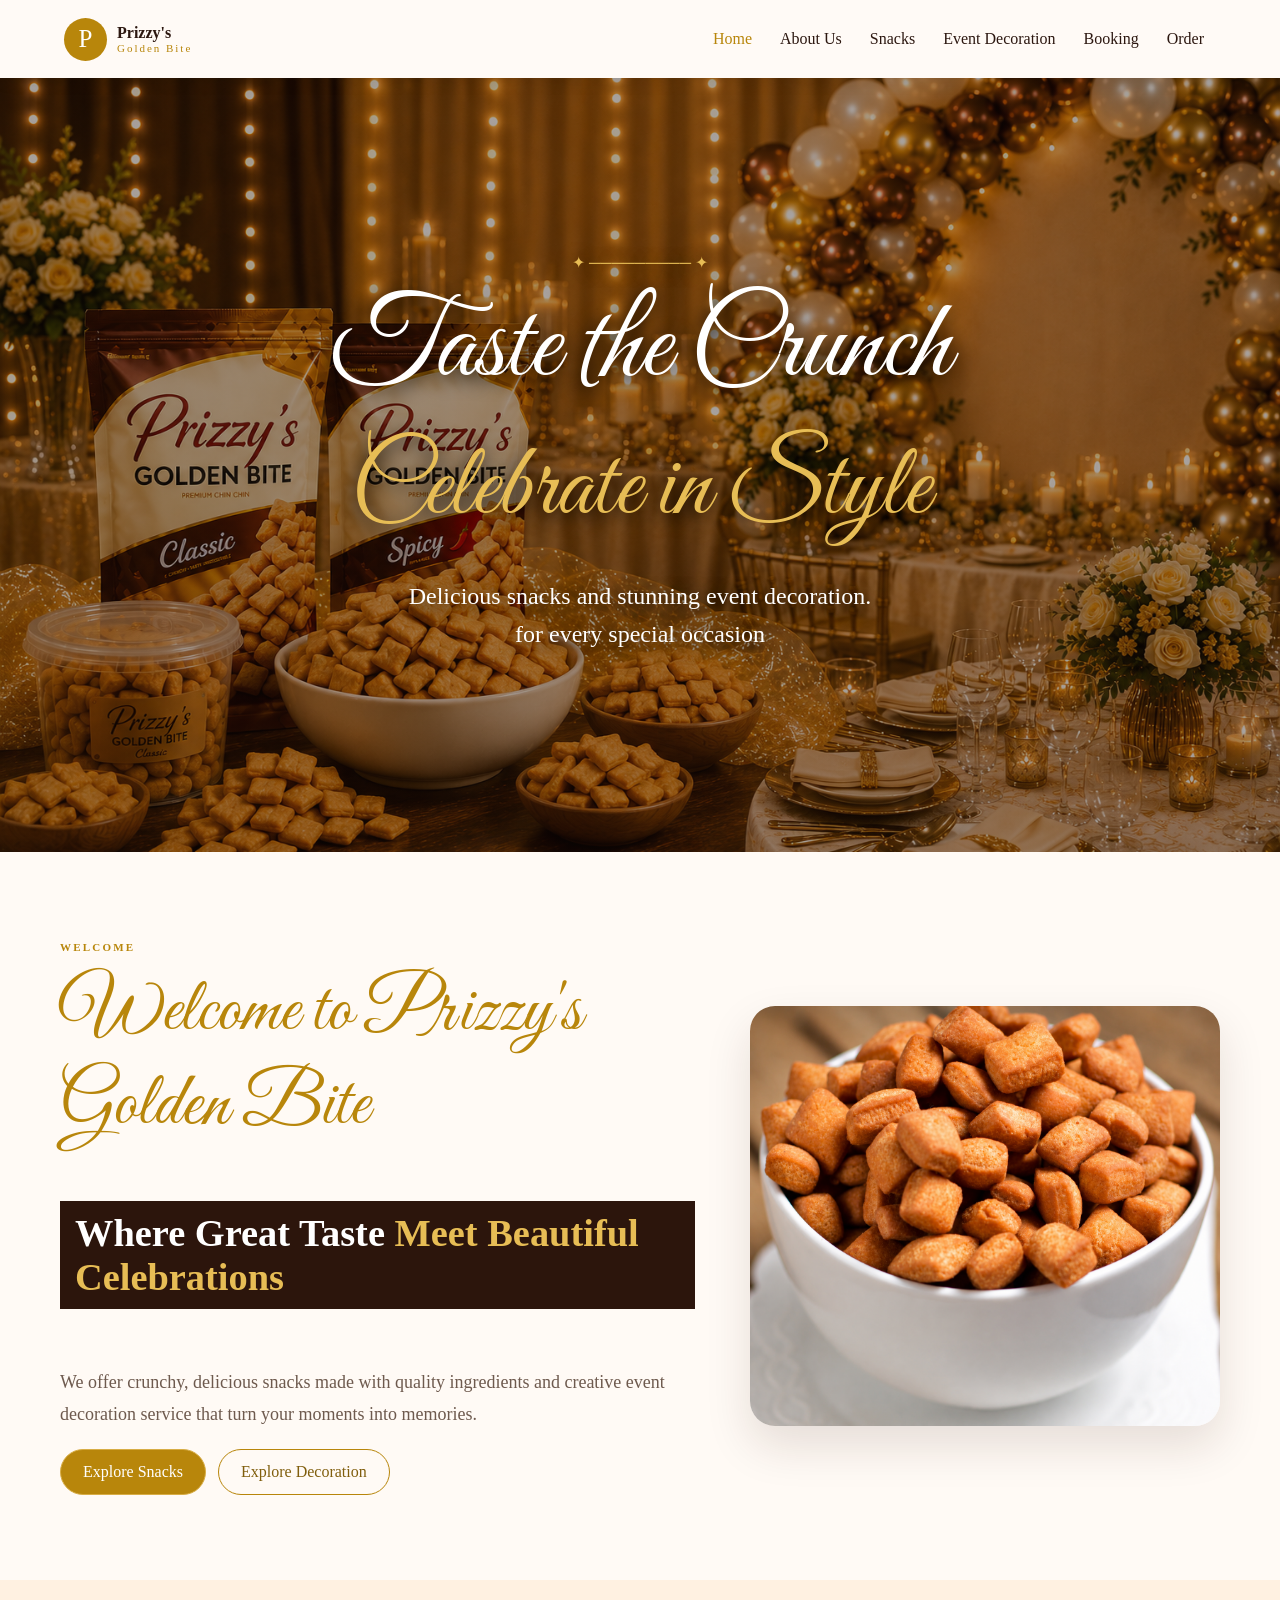
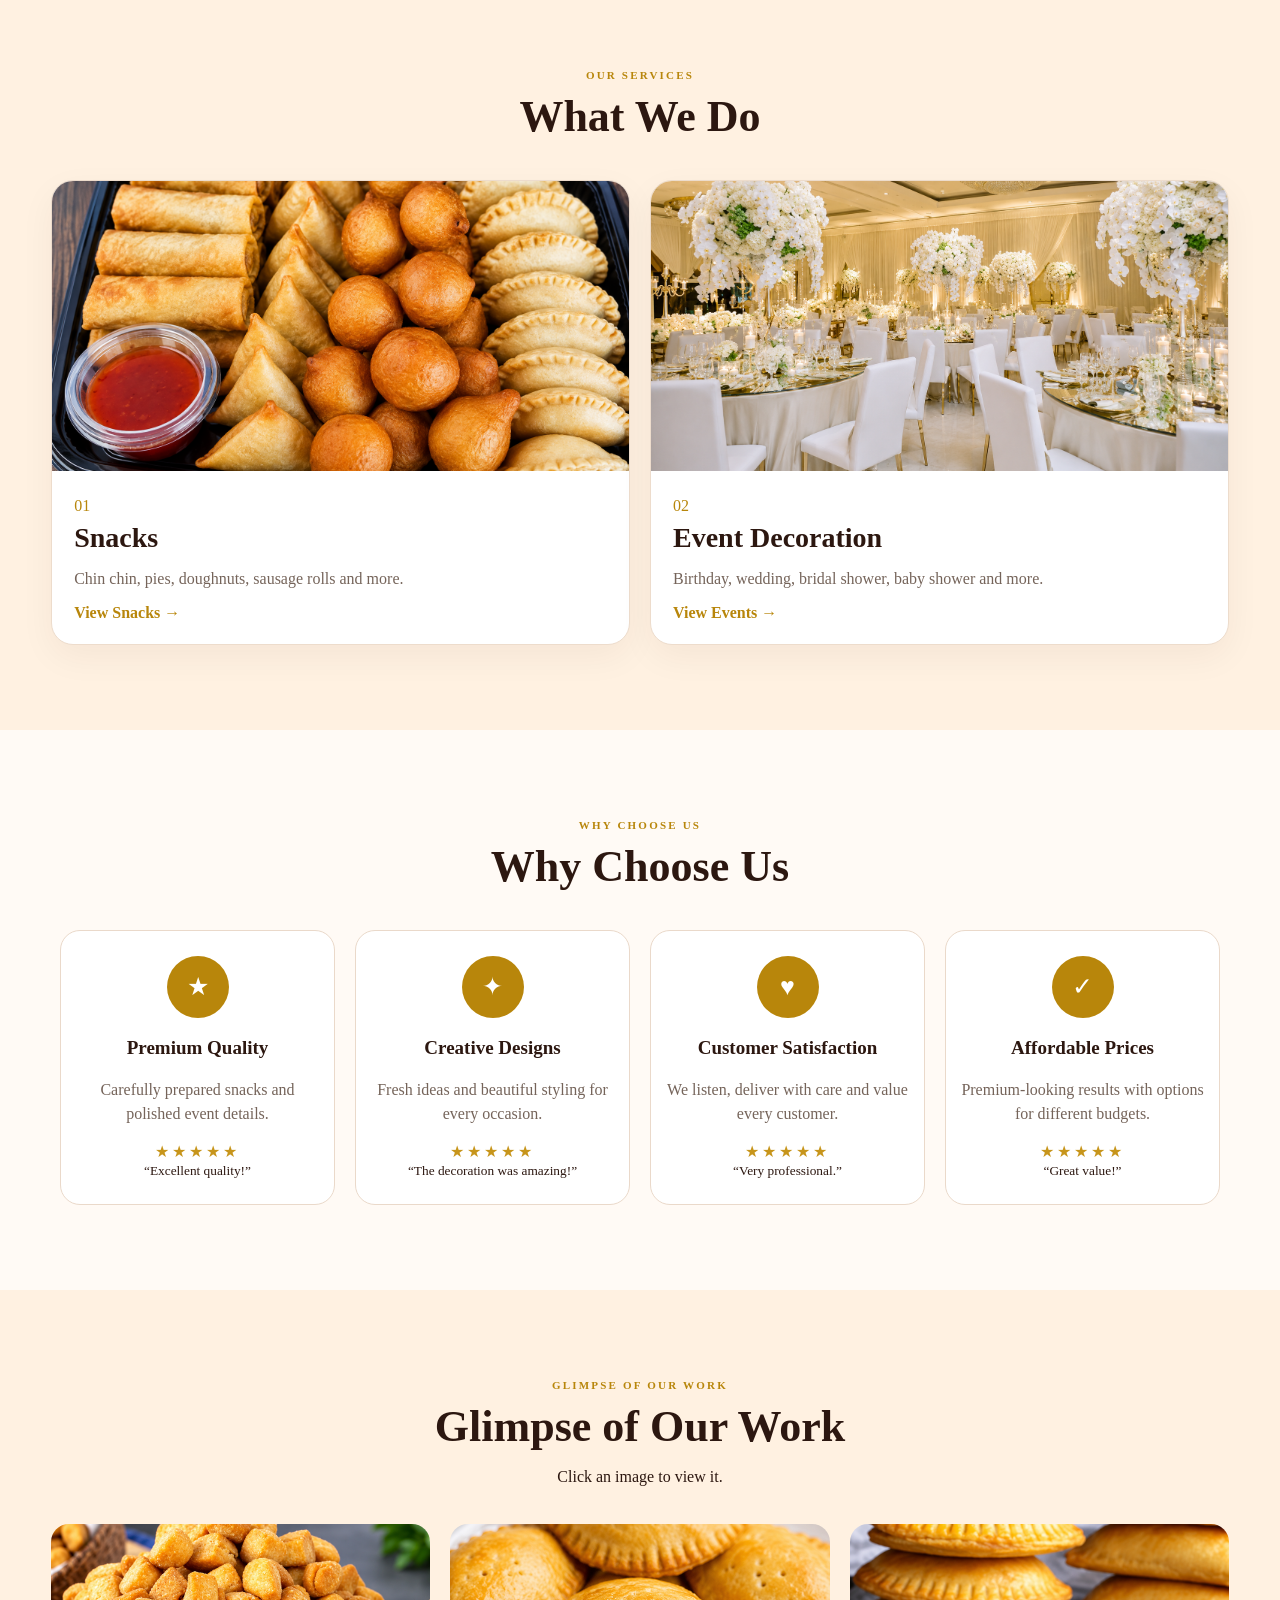
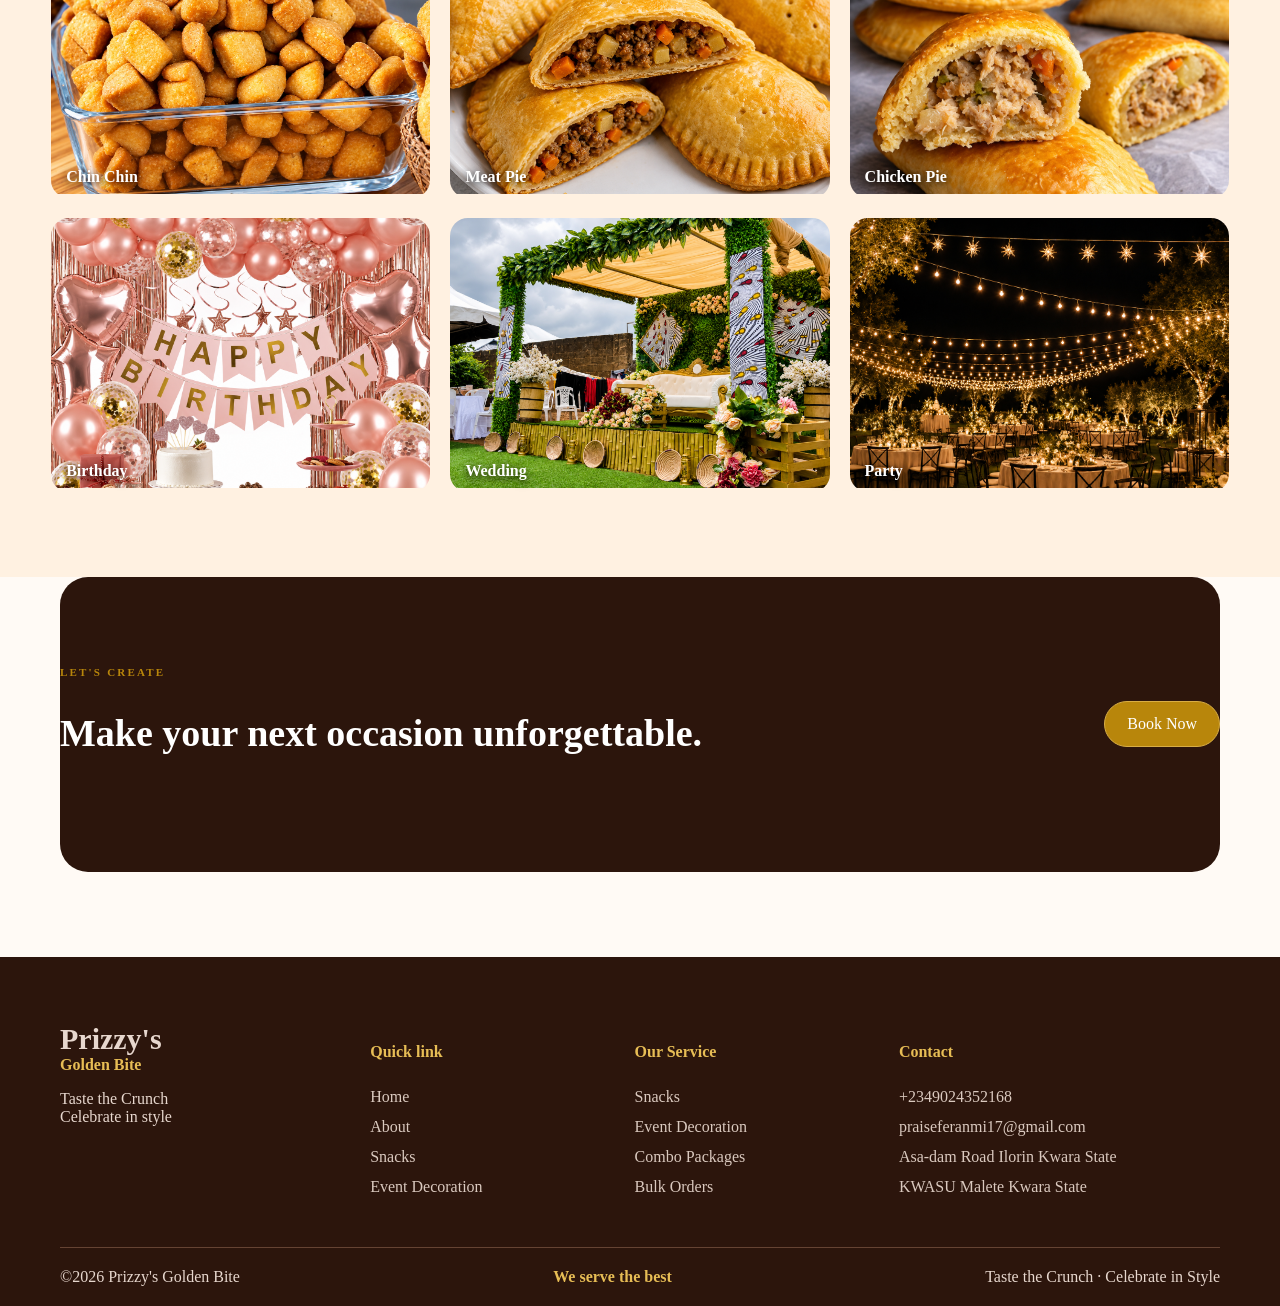
<file: index.html>
<!DOCTYPE html>
<html lang="en">
<head>
<meta charset="UTF-8">
<meta name="viewport" content="width=device-width, initial-scale=1.0">
<title>Prizzy's Golden Bite | Snacks & Event Decoration</title>
<link rel="stylesheet" href="style.css">
<link href="https://fonts.googleapis.com/css2?family=Great+Vibes&family=Playfair+Display:wght@500;600;700&display=swap" rel="stylesheet">
</head>
<body>
<header class="header">
  <a class="logo" href="index.html"><span class="logo-circle">P</span><span><b>Prizzy's</b><small>Golden Bite</small></span></a>
  <nav class="desktop-nav">
    <a href="index.html" class="active">Home</a><a href="about.html">About Us</a><a href="snacks.html">Snacks</a>
    <a href="events.html">Event Decoration</a><a href="booking.html">Booking</a><a href="order.html">Order</a>
  </nav>
  <button class="hamburger" aria-label="Open menu">☰</button>
  <nav class="mobile-menu">
    <a class="home-link" href="index.html">Home</a><a href="about.html">About Us</a><a href="snacks.html">Snacks</a>
    <a href="events.html">Event Decoration</a><a href="booking.html">Booking</a><a href="order.html">Order</a>
  </nav>
</header>

<section class="hero">
  <div class="hero-copy">
    <div class="ornament">✦ ───────── ✦</div>
    <h1>Taste the Crunch</h1>
    <h2>Celebrate in Style</h2>
    <p>Delicious snacks and stunning event decoration.<br>for every special occasion</p>
  </div>
</section>

<section class="welcome section">
  <div>
    <span class="eyebrow">WELCOME</span>
    <h2>Welcome to Prizzy's Golden Bite</h2>
    <h3>Where Great Taste <em>Meet Beautiful Celebrations</em></h3>
    <p>We offer crunchy, delicious snacks made with quality ingredients and creative event decoration service that turn your moments into memories.</p>
    <div class="button-row"><a class="gold-btn" href="snacks.html">Explore Snacks</a><a class="outline-btn" href="events.html">Explore Decoration</a></div>
  </div>
  <img class="welcome-img" src="images/chi2.png" alt="Prizzy's Golden Bite celebration">
</section>

<section class="section light">
  <div class="section-title"><span class="eyebrow">OUR SERVICES</span><h2>What We Do</h2></div>
  <div class="service-cards">
    <a class="service-card" href="snacks.html"><img src="images/snack2.png" alt="Snacks"><div><span>01</span><h3>Snacks</h3><p>Chin chin, pies, doughnuts, sausage rolls and more.</p><b>View Snacks →</b></div></a>
    <a class="service-card" href="events.html"><img src="images/event2.png" alt="Event Decoration"><div><span>02</span><h3>Event Decoration</h3><p>Birthday, wedding, bridal shower, baby shower and more.</p><b>View Events →</b></div></a>
  </div>
</section>

<section class="section">
  <div class="section-title"><span class="eyebrow">WHY CHOOSE US</span><h2>Why Choose Us</h2></div>
  <div class="reason-grid">
    <article><div class="reason-icon">★</div><h3>Premium Quality</h3><p>Carefully prepared snacks and polished event details.</p><div class="stars">★★★★★</div><small>“Excellent quality!”</small></article>
    <article><div class="reason-icon">✦</div><h3>Creative Designs</h3><p>Fresh ideas and beautiful styling for every occasion.</p><div class="stars">★★★★★</div><small>“The decoration was amazing!”</small></article>
    <article><div class="reason-icon">♥</div><h3>Customer Satisfaction</h3><p>We listen, deliver with care and value every customer.</p><div class="stars">★★★★★</div><small>“Very professional.”</small></article>
    <article><div class="reason-icon">✓</div><h3>Affordable Prices</h3><p>Premium-looking results with options for different budgets.</p><div class="stars">★★★★★</div><small>“Great value!”</small></article>
  </div>
</section>

<section class="section light">
  <div class="section-title"><span class="eyebrow">GLIMPSE OF OUR WORK</span><h2>Glimpse of Our Work</h2><p>Click an image to view it.</p></div>
  <div class="gallery" id="gallery"></div>
</section>

<section class="cta section"><div><span class="eyebrow">LET'S CREATE</span><h2>Make your next occasion unforgettable.</h2></div><a class="gold-btn" href="booking.html">Book Now</a></section>

<footer>
  <div class="footer-grid">
    <div><h3>Prizzy's</h3><strong>Golden Bite</strong><p>Taste the Crunch<br>Celebrate in style</p></div>
    <div><h4>Quick link</h4><a href="index.html">Home</a><a href="about.html">About</a><a href="snacks.html">Snacks</a><a href="events.html">Event Decoration</a></div>
    <div><h4>Our Service</h4><a href="snacks.html">Snacks</a><a href="events.html">Event Decoration</a><a href="order.html">Combo Packages</a><a href="order.html">Bulk Orders</a></div>
    <div><h4>Contact</h4><a href="https://wa.me/2349024352168">+2349024352168</a><a href="mailto:praiseferanmi17@gmail.com">praiseferanmi17@gmail.com</a><span>Asa-dam Road Ilorin Kwara State</span><span>KWASU Malete Kwara State</span></div>
  </div>
  <div class="footer-bottom"><span>©2026 Prizzy's Golden Bite</span><b>We serve the best</b><span>Taste the Crunch · Celebrate in Style</span></div>
</footer>
<script src="script.js"></script>
</body>
</html>
</file>
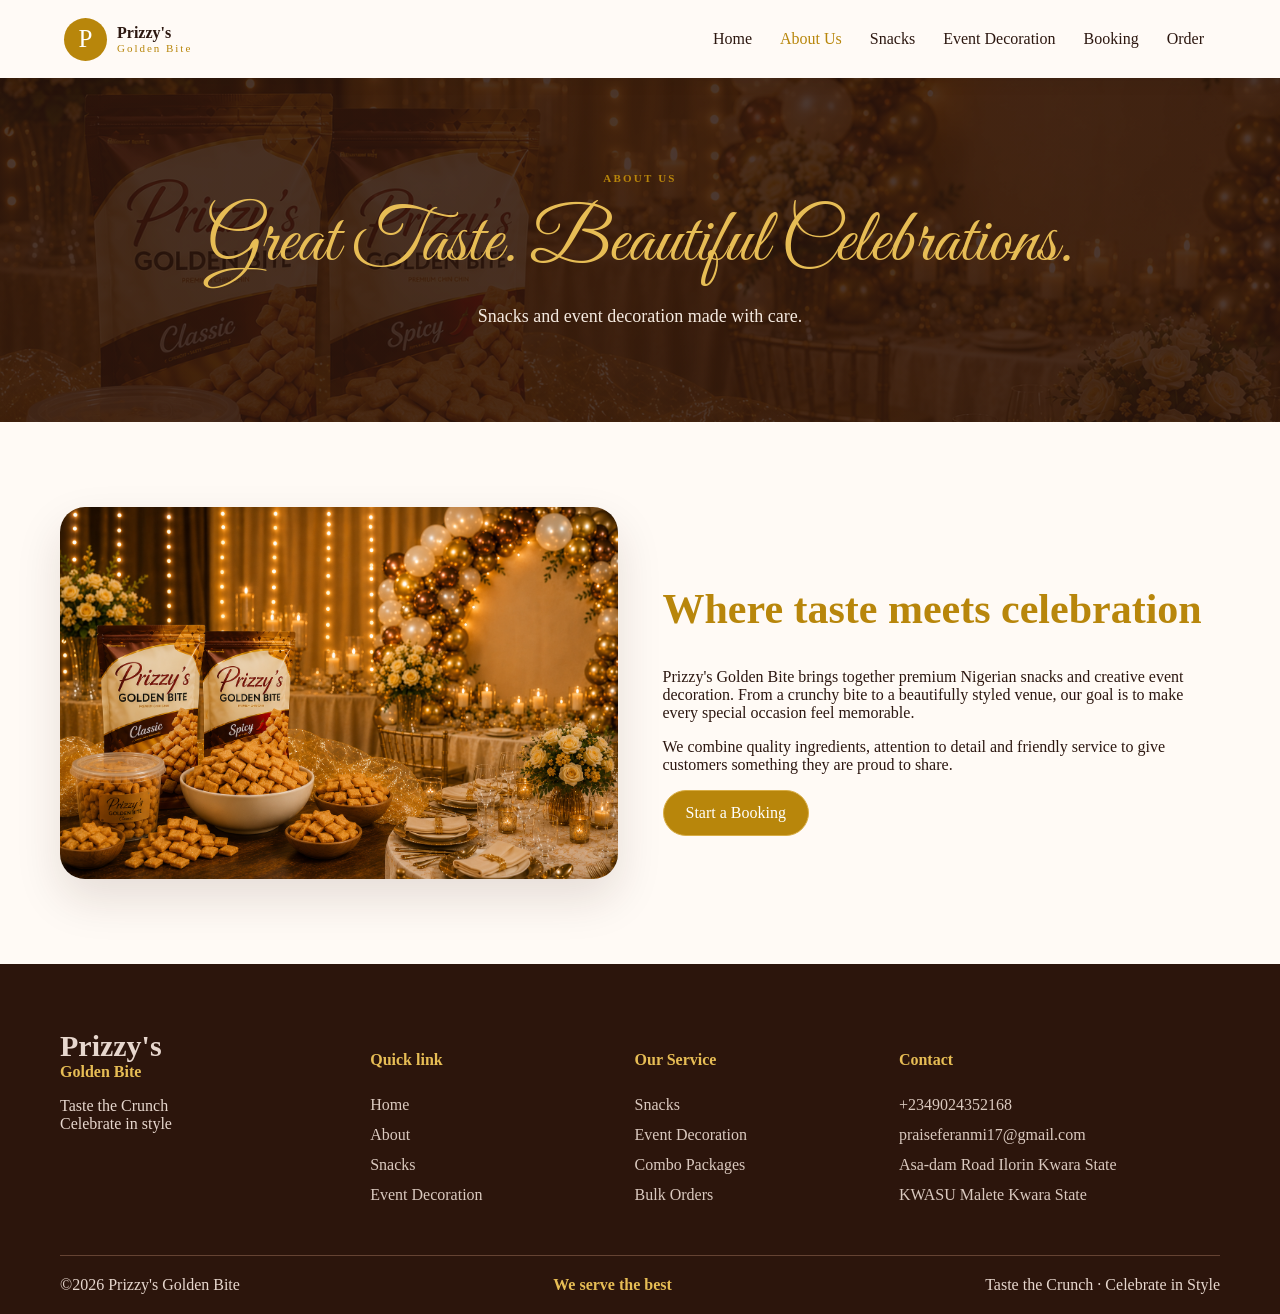
<file: about.html>
<!DOCTYPE html><html lang="en"><head><meta charset="UTF-8"><meta name="viewport" content="width=device-width, initial-scale=1.0"><title>About Us | Prizzy's Golden Bite</title><link rel="stylesheet" href="style.css"><link href="https://fonts.googleapis.com/css2?family=Great+Vibes&family=Playfair+Display:wght@500;600;700&display=swap" rel="stylesheet"></head><body><header class="header"><a class="logo" href="index.html"><span class="logo-circle">P</span><span><b>Prizzy's</b><small>Golden Bite</small></span></a><nav class="desktop-nav">
<a href="index.html" class="">Home</a><a href="about.html" class="active">About Us</a><a href="snacks.html" class="">Snacks</a><a href="events.html" class="">Event Decoration</a><a href="booking.html" class="">Booking</a><a href="order.html" class="">Order</a></nav><button class="hamburger">☰</button><nav class="mobile-menu"><a href="index.html">Home</a><a href="about.html">About Us</a><a href="snacks.html">Snacks</a><a href="events.html">Event Decoration</a><a href="booking.html">Booking</a><a href="order.html">Order</a></nav></header><main><section class="page-banner"><span class="eyebrow">ABOUT US</span><h1>Great Taste. Beautiful Celebrations.</h1><p>Snacks and event decoration made with care.</p></section><section class="section"><div class="about-content"><img class="about-img" src="images/background2.png" alt="Prizzy's Golden Bite"><div><h2>Where taste meets celebration</h2><p>Prizzy's Golden Bite brings together premium Nigerian snacks and creative event decoration. From a crunchy bite to a beautifully styled venue, our goal is to make every special occasion feel memorable.</p><p>We combine quality ingredients, attention to detail and friendly service to give customers something they are proud to share.</p><a class="gold-btn" href="booking.html">Start a Booking</a></div></div></section></main><footer><div class="footer-grid"><div><h3>Prizzy's</h3><strong>Golden Bite</strong><p>Taste the Crunch<br>Celebrate in style</p></div><div><h4>Quick link</h4><a href="index.html">Home</a><a href="about.html">About</a><a href="snacks.html">Snacks</a><a href="events.html">Event Decoration</a></div><div><h4>Our Service</h4><a href="snacks.html">Snacks</a><a href="events.html">Event Decoration</a><a href="order.html">Combo Packages</a><a href="order.html">Bulk Orders</a></div><div><h4>Contact</h4><a href="https://wa.me/2349024352168">+2349024352168</a><a href="mailto:praiseferanmi17@gmail.com">praiseferanmi17@gmail.com</a><span>Asa-dam Road Ilorin Kwara State</span><span>KWASU Malete Kwara State</span></div></div><div class="footer-bottom"><span>©2026 Prizzy's Golden Bite</span><b>We serve the best</b><span>Taste the Crunch · Celebrate in Style</span></div></footer><script src="script.js"></script></body></html>
</file>
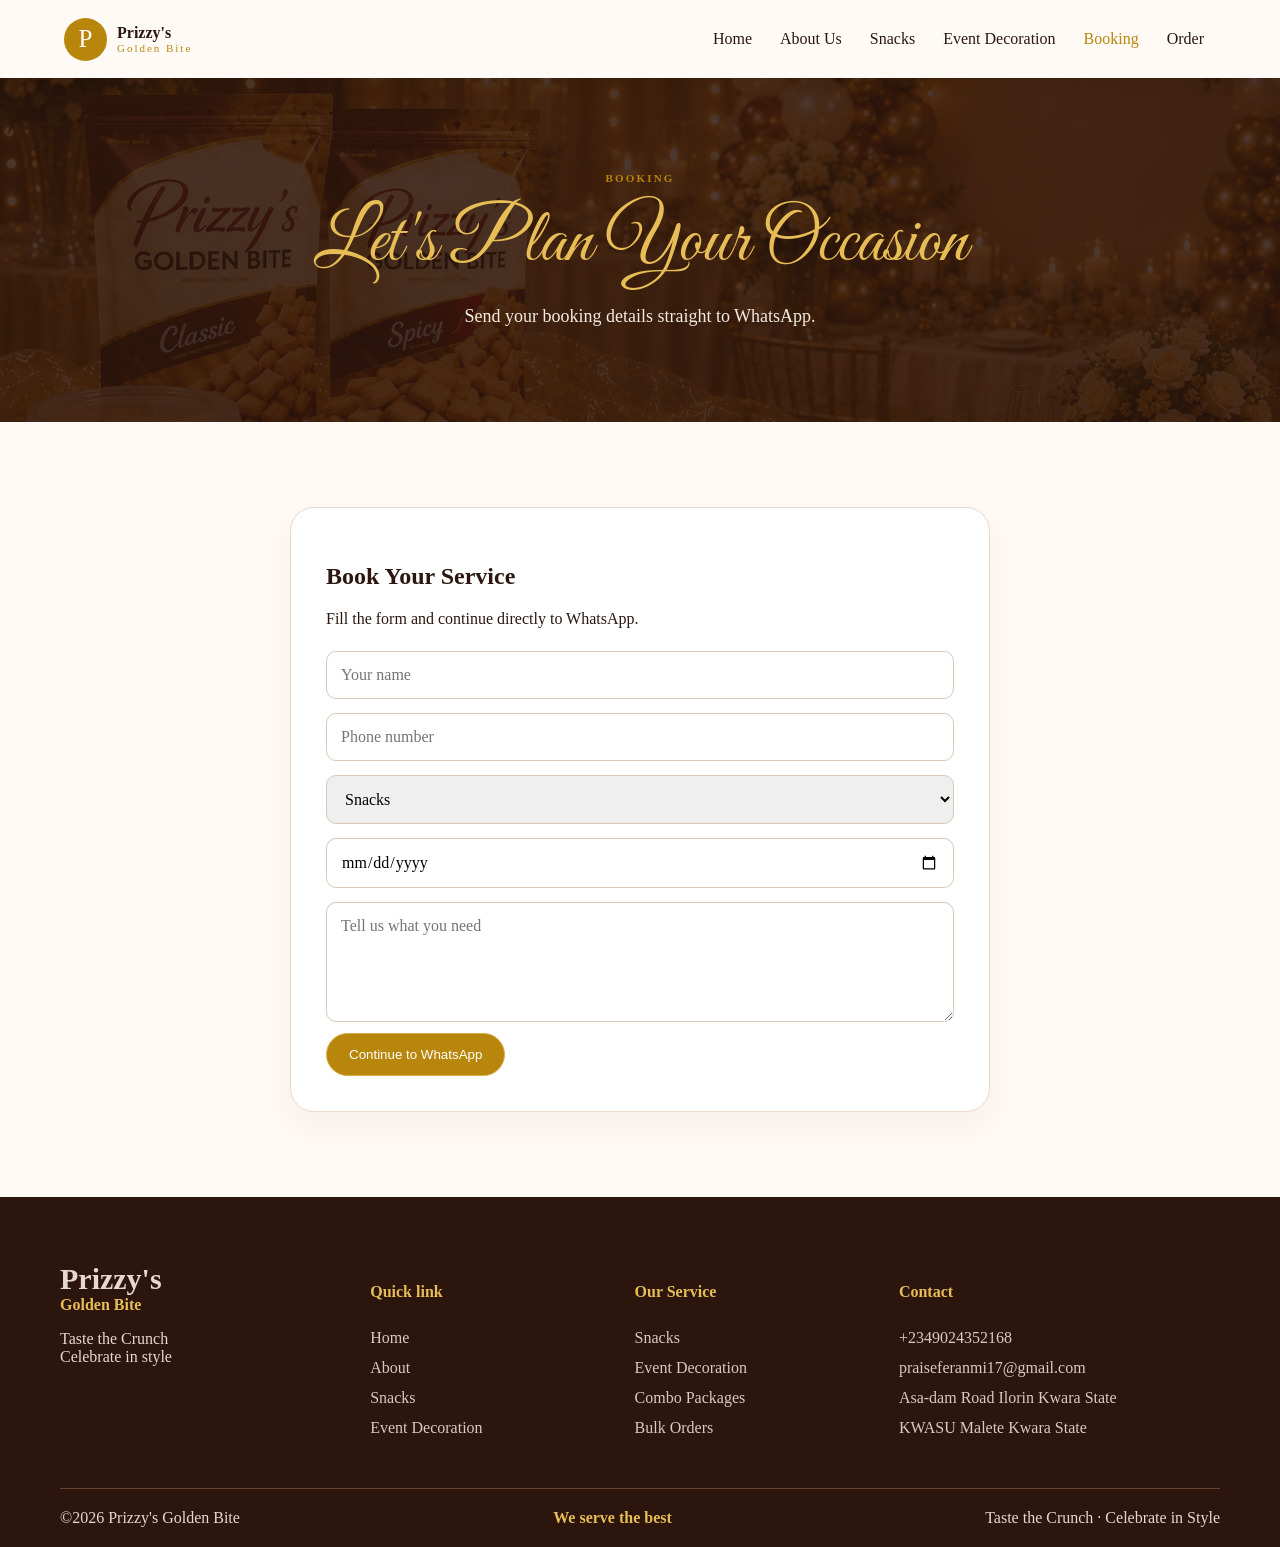
<file: booking.html>
<!DOCTYPE html><html lang="en"><head><meta charset="UTF-8"><meta name="viewport" content="width=device-width, initial-scale=1.0"><title>Booking | Prizzy's Golden Bite</title><link rel="stylesheet" href="style.css"><link href="https://fonts.googleapis.com/css2?family=Great+Vibes&family=Playfair+Display:wght@500;600;700&display=swap" rel="stylesheet"></head><body><header class="header"><a class="logo" href="index.html"><span class="logo-circle">P</span><span><b>Prizzy's</b><small>Golden Bite</small></span></a><nav class="desktop-nav">
<a href="index.html" class="">Home</a><a href="about.html" class="">About Us</a><a href="snacks.html" class="">Snacks</a><a href="events.html" class="">Event Decoration</a><a href="booking.html" class="active">Booking</a><a href="order.html" class="">Order</a></nav><button class="hamburger">☰</button><nav class="mobile-menu"><a href="index.html">Home</a><a href="about.html">About Us</a><a href="snacks.html">Snacks</a><a href="events.html">Event Decoration</a><a href="booking.html">Booking</a><a href="order.html">Order</a></nav></header><main><section class="page-banner"><span class="eyebrow">BOOKING</span><h1>Let's Plan Your Occasion</h1><p>Send your booking details straight to WhatsApp.</p></section><section class="section"><div class="form-wrap"><h2>Book Your Service</h2><p>Fill the form and continue directly to WhatsApp.</p><form id="bookingForm"><input id="name" placeholder="Your name" required><input id="phoneInput" placeholder="Phone number" required><select id="service"><option>Snacks</option><option>Event Decoration</option><option>Combo Packages</option><option>Bulk Orders</option></select><input id="date" type="date" required><textarea id="details" placeholder="Tell us what you need"></textarea><button class="gold-btn" type="submit">Continue to WhatsApp</button></form></div></section></main><footer><div class="footer-grid"><div><h3>Prizzy's</h3><strong>Golden Bite</strong><p>Taste the Crunch<br>Celebrate in style</p></div><div><h4>Quick link</h4><a href="index.html">Home</a><a href="about.html">About</a><a href="snacks.html">Snacks</a><a href="events.html">Event Decoration</a></div><div><h4>Our Service</h4><a href="snacks.html">Snacks</a><a href="events.html">Event Decoration</a><a href="order.html">Combo Packages</a><a href="order.html">Bulk Orders</a></div><div><h4>Contact</h4><a href="https://wa.me/2349024352168">+2349024352168</a><a href="mailto:praiseferanmi17@gmail.com">praiseferanmi17@gmail.com</a><span>Asa-dam Road Ilorin Kwara State</span><span>KWASU Malete Kwara State</span></div></div><div class="footer-bottom"><span>©2026 Prizzy's Golden Bite</span><b>We serve the best</b><span>Taste the Crunch · Celebrate in Style</span></div></footer><script src="script.js"></script></body></html>
</file>
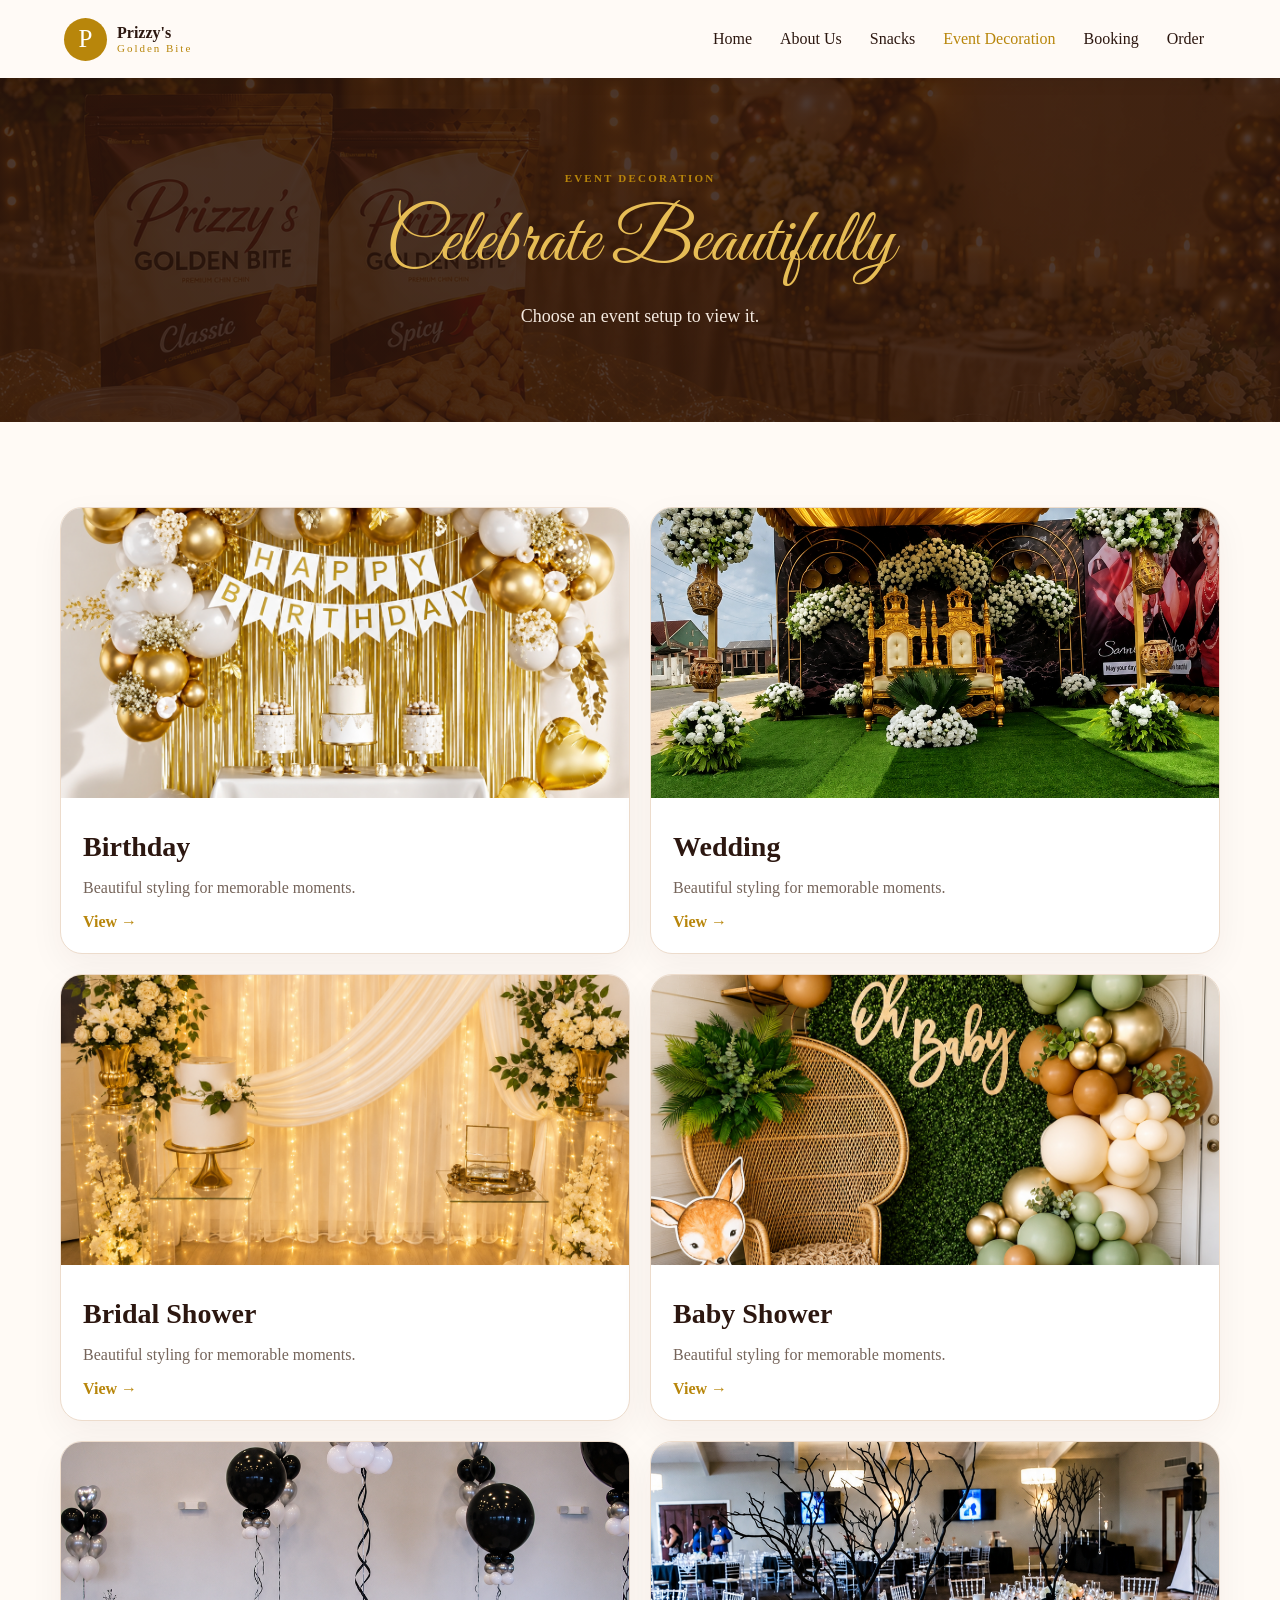
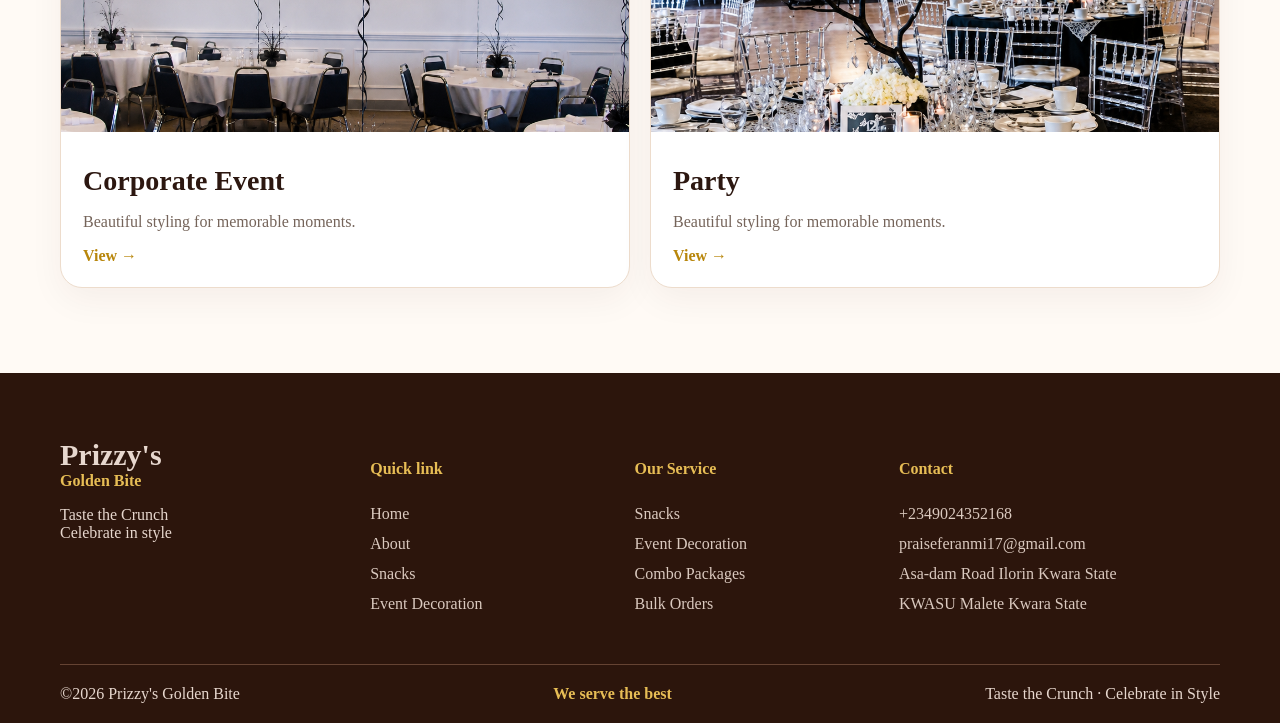
<file: events.html>
<!DOCTYPE html>
<html lang="en">
    <head>
        <meta charset="UTF-8">
        <meta name="viewport" content="width=device-width, initial-scale=1.0">
        <title>Event Decoration | Prizzy's Golden Bite</title>
        <link rel="stylesheet" href="style.css">
        <link href="https://fonts.googleapis.com/css2?family=Great+Vibes&family=Playfair+Display:wght@500;600;700&display=swap" rel="stylesheet">
    </head>
    <body>
        <header class="header">
            <a class="logo" href="index.html">
                <span class="logo-circle">P</span>
                <span><b>Prizzy's</b><small>Golden Bite</small></span>
            </a>
<nav class="desktop-nav">
<a href="index.html" class="">Home</a>
<a href="about.html" class="">About Us</a>
<a href="snacks.html" class="">Snacks</a>
<a href="events.html" class="active">Event Decoration</a>
<a href="booking.html" class="">Booking</a>
<a href="order.html" class="">Order</a>
</nav>
<button class="hamburger">☰</button>
<nav class="mobile-menu">
    <a href="index.html">Home</a>
    <a href="about.html">About Us</a>
    <a href="snacks.html">Snacks</a>
    <a href="events.html">Event Decoration</a>
    <a href="booking.html">Booking</a>
    <a href="order.html">Order</a>
</nav>
</header>
<main>
    <section class="page-banner">
        <span class="eyebrow">EVENT DECORATION</span>
        <h1>Celebrate Beautifully</h1>
        <p>Choose an event setup to view it.</p>
    </section>
<section class="section">
    <div class="detail-grid">
        <a class="detail-card" href="view.html?name=Birthday&type=Event%20Decoration&img=images/birthday1.png">
            <img src="images/birthday1.png" alt="Birthday">
            <div>
                <h3>Birthday</h3>
                <p>Beautiful styling for memorable moments.</p>
                <b>View →</b>
            </div>
        </a>
        <a class="detail-card" href="view.html?name=Wedding&type=Event%20Decoration&img=images/wedding10.png">
            <img src="images/wedding10.png" alt="Wedding">
            <div>
                <h3>Wedding</h3>
                <p>Beautiful styling for memorable moments.</p>
                <b>View →</b>
            </div>
        </a>
        <a class="detail-card" href="view.html?name=Bridal%20Shower&type=Event%20Decoration&img=images/birthday9.png">
            <img src="images/birthday9.png" alt="Bridal Shower">
            <div>
                <h3>Bridal Shower</h3>
                <p>Beautiful styling for memorable moments.</p>
                <b>View →</b>
            </div>
        </a>
        <a class="detail-card" href="view.html?name=Baby%20Shower&type=Event%20Decoration&img=images/baby1.png">
            <img src="images/baby1.png" alt="Baby Shower">
            <div>
                <h3>Baby Shower</h3>
                <p>Beautiful styling for memorable moments.</p>
                <b>View →</b>
            </div>
        </a>
        <a class="detail-card" href="view.html?name=Corporate%20Event&type=Event%20Decoration&img=images/event8.png">
            <img src="images/cooperate event8.png" alt="Corporate Event">
            <div>
                <h3>Corporate Event</h3>
                <p>Beautiful styling for memorable moments.</p>
                <b>View →</b>
            </div>
        </a>
        <a class="detail-card" href="view.html?name=Party&type=Event%20Decoration&img=images/cooperate12.png">
            <img src="images/cooperate12.png" alt="Party">
            <div>
                <h3>Party</h3>
                <p>Beautiful styling for memorable moments.</p>
                <b>View →</b>
            </div>
        </a>
    </div>
</section>
</main>
<footer>
    <div class="footer-grid">
        <div>
            <h3>Prizzy's</h3>
            <strong>Golden Bite</strong>
            <p>Taste the Crunch<br>Celebrate in style</p>
        </div>
        <div>
            <h4>Quick link</h4>
            <a href="index.html">Home</a>
            <a href="about.html">About</a>
            <a href="snacks.html">Snacks</a>
            <a href="events.html">Event Decoration</a>
        </div>
        <div>
            <h4>Our Service</h4>
            <a href="snacks.html">Snacks</a>
            <a href="events.html">Event Decoration</a>
            <a href="order.html">Combo Packages</a>
            <a href="order.html">Bulk Orders</a>
        </div>
        <div>
            <h4>Contact</h4>
            <a href="https://wa.me/2349024352168">+2349024352168</a>
            <a href="mailto:praiseferanmi17@gmail.com">praiseferanmi17@gmail.com</a>
            <span>Asa-dam Road Ilorin Kwara State</span>
            <span>KWASU Malete Kwara State</span>
        </div>
    </div>
    <div class="footer-bottom">
        <span>©2026 Prizzy's Golden Bite</span>
        <b>We serve the best</b>
        <span>Taste the Crunch · Celebrate in Style</span>
    </div>
</footer>
<script src="script.js"></script>
</body>
</html>
</file>
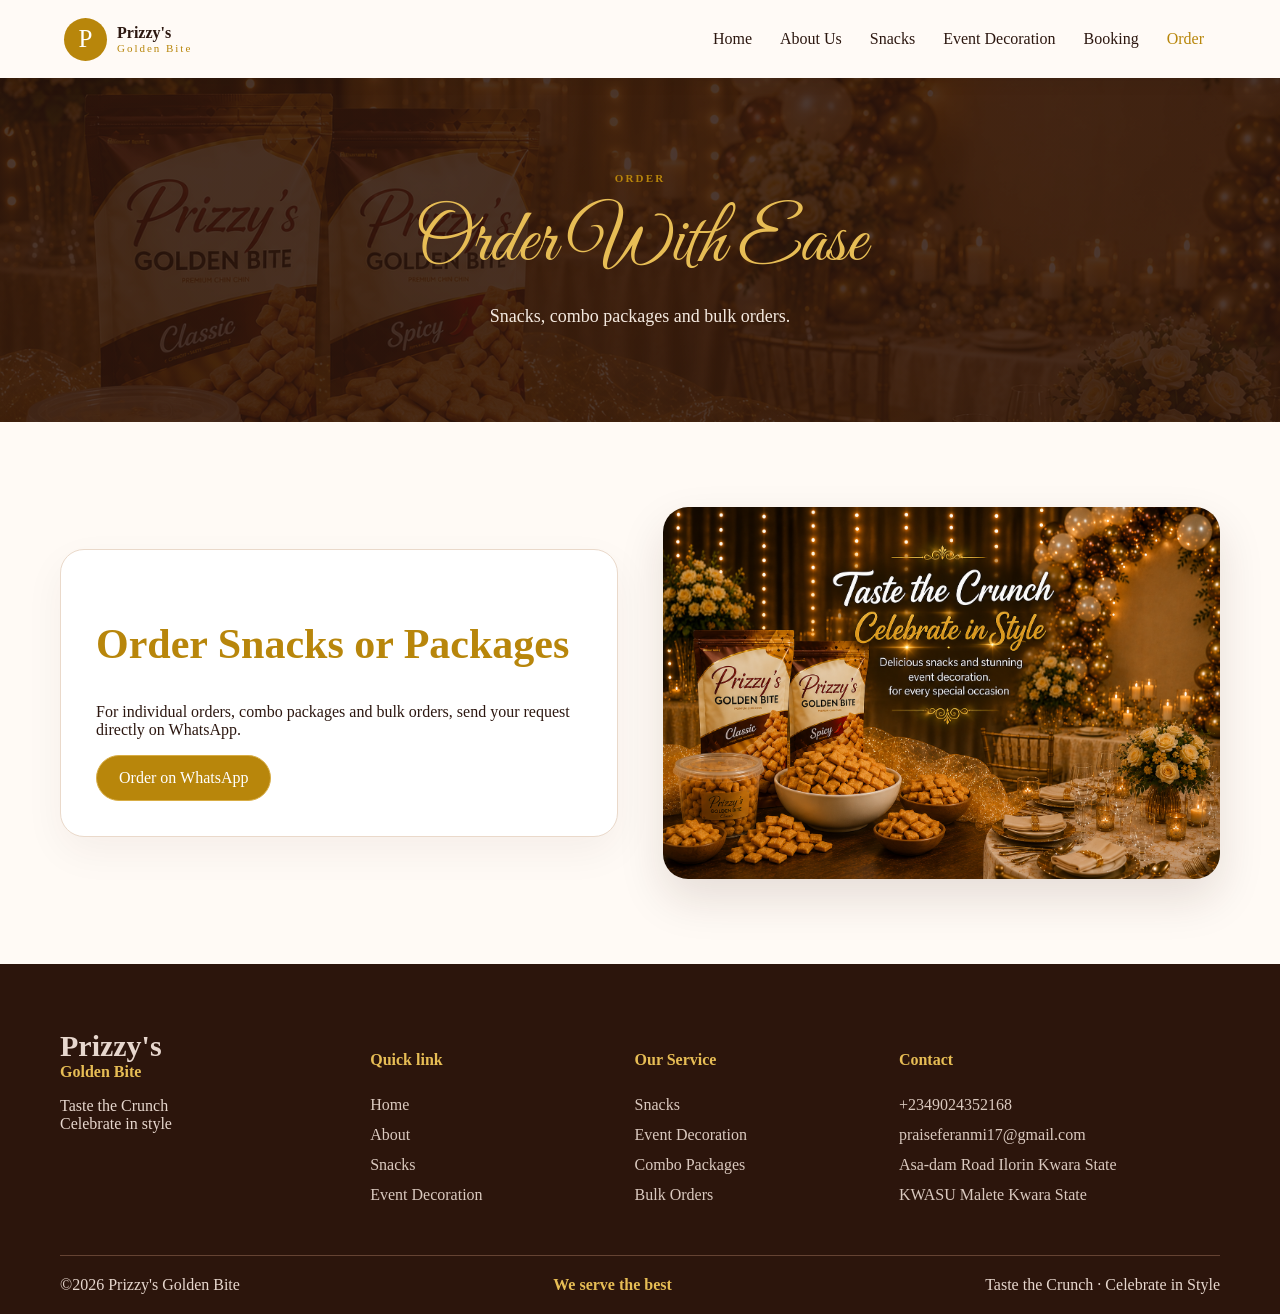
<file: order.html>
<!DOCTYPE html><html lang="en"><head><meta charset="UTF-8"><meta name="viewport" content="width=device-width, initial-scale=1.0"><title>Order | Prizzy's Golden Bite</title><link rel="stylesheet" href="style.css"><link href="https://fonts.googleapis.com/css2?family=Great+Vibes&family=Playfair+Display:wght@500;600;700&display=swap" rel="stylesheet"></head><body><header class="header"><a class="logo" href="index.html"><span class="logo-circle">P</span><span><b>Prizzy's</b><small>Golden Bite</small></span></a><nav class="desktop-nav">
<a href="index.html" class="">Home</a><a href="about.html" class="">About Us</a><a href="snacks.html" class="">Snacks</a><a href="events.html" class="">Event Decoration</a><a href="booking.html" class="">Booking</a><a href="order.html" class="active">Order</a></nav><button class="hamburger">☰</button><nav class="mobile-menu"><a href="index.html">Home</a><a href="about.html">About Us</a><a href="snacks.html">Snacks</a><a href="events.html">Event Decoration</a><a href="booking.html">Booking</a><a href="order.html">Order</a></nav></header><main><section class="page-banner"><span class="eyebrow">ORDER</span><h1>Order With Ease</h1><p>Snacks, combo packages and bulk orders.</p></section><section class="section"><div class="about-content"><div class="order-panel"><h2>Order Snacks or Packages</h2><p>For individual orders, combo packages and bulk orders, send your request directly on WhatsApp.</p><a class="gold-btn" href="https://wa.me/2349024352168?text=Hello%20Prizzy's%20Golden%20Bite,%20I%20want%20to%20place%20an%20order.">Order on WhatsApp</a></div><img class="about-img" src="images/a_warm_golden_festive_product_advertisement_scen.png" alt="Snacks"></div></section></main><footer><div class="footer-grid"><div><h3>Prizzy's</h3><strong>Golden Bite</strong><p>Taste the Crunch<br>Celebrate in style</p></div><div><h4>Quick link</h4><a href="index.html">Home</a><a href="about.html">About</a><a href="snacks.html">Snacks</a><a href="events.html">Event Decoration</a></div><div><h4>Our Service</h4><a href="snacks.html">Snacks</a><a href="events.html">Event Decoration</a><a href="order.html">Combo Packages</a><a href="order.html">Bulk Orders</a></div><div><h4>Contact</h4><a href="https://wa.me/2349024352168">+2349024352168</a><a href="mailto:praiseferanmi17@gmail.com">praiseferanmi17@gmail.com</a><span>Asa-dam Road Ilorin Kwara State</span><span>KWASU Malete Kwara State</span></div></div><div class="footer-bottom"><span>©2026 Prizzy's Golden Bite</span><b>We serve the best</b><span>Taste the Crunch · Celebrate in Style</span></div></footer><script src="script.js"></script></body></html>
</file>
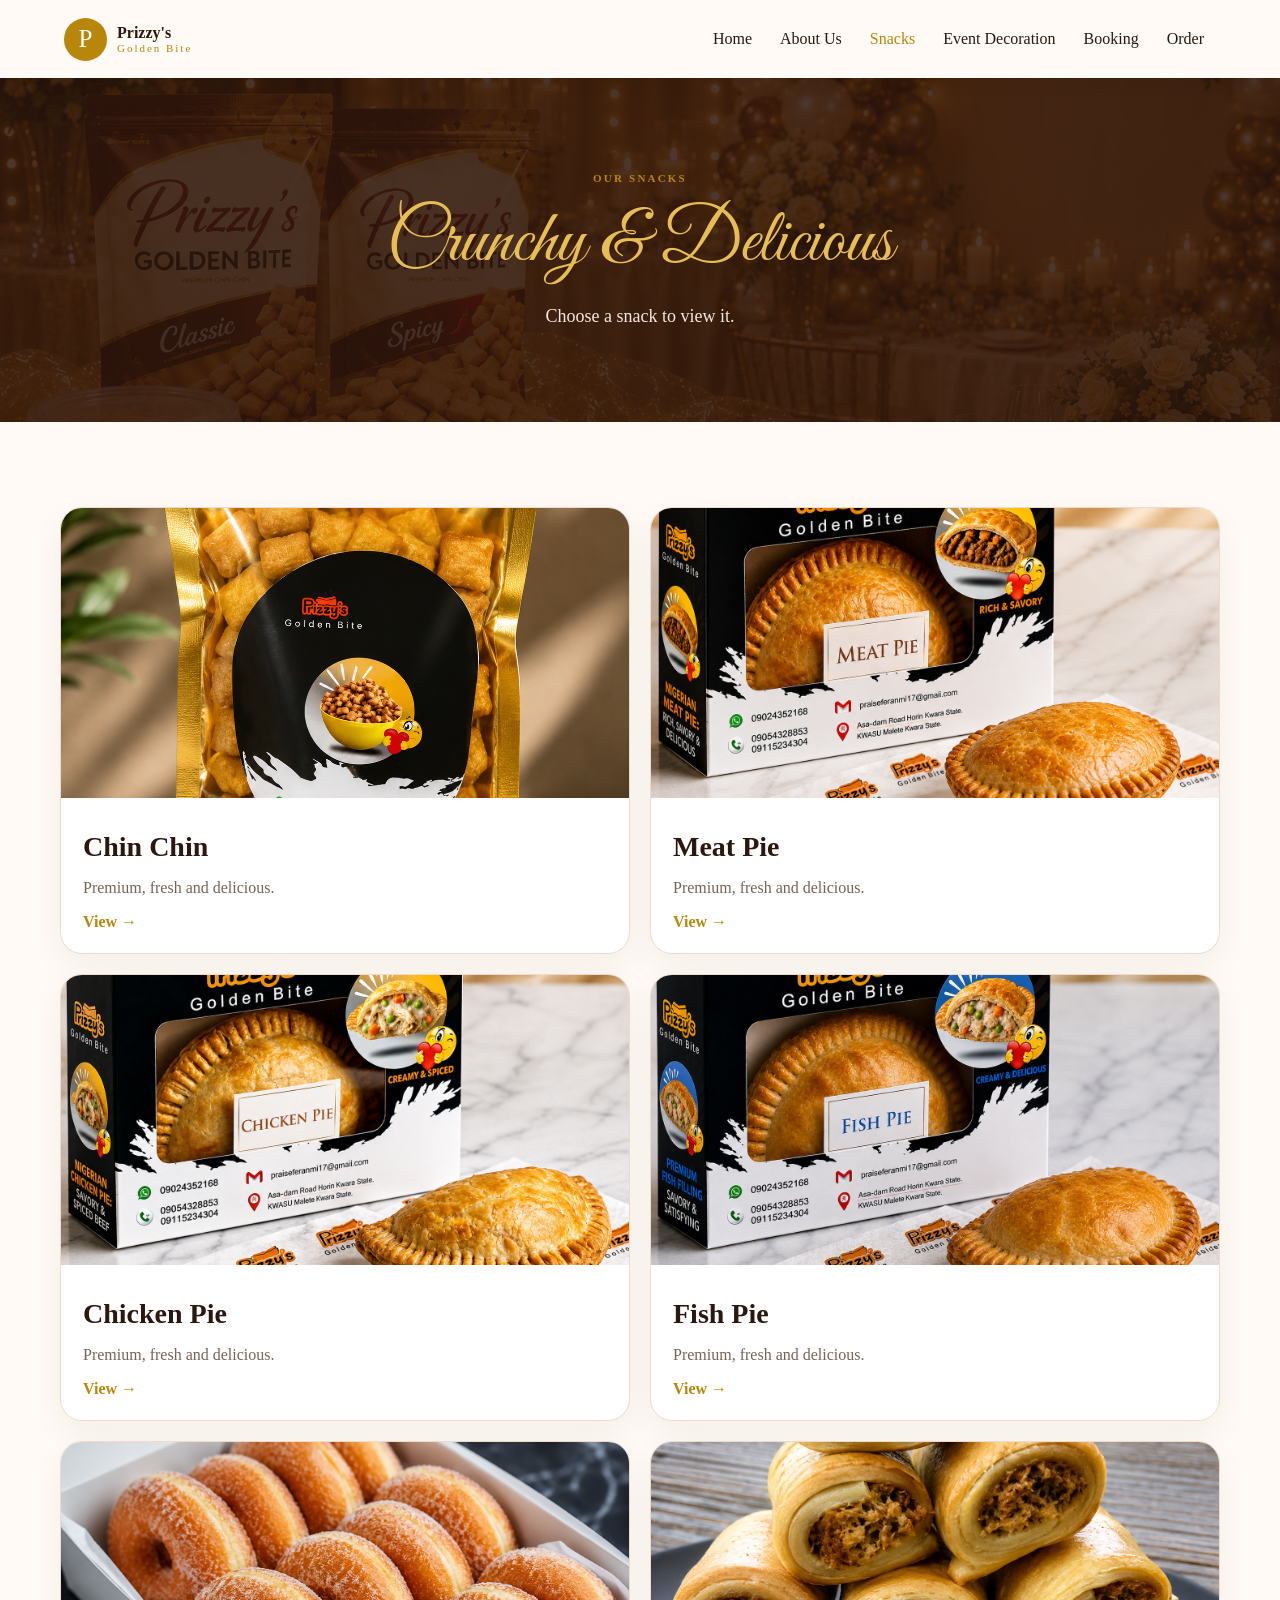
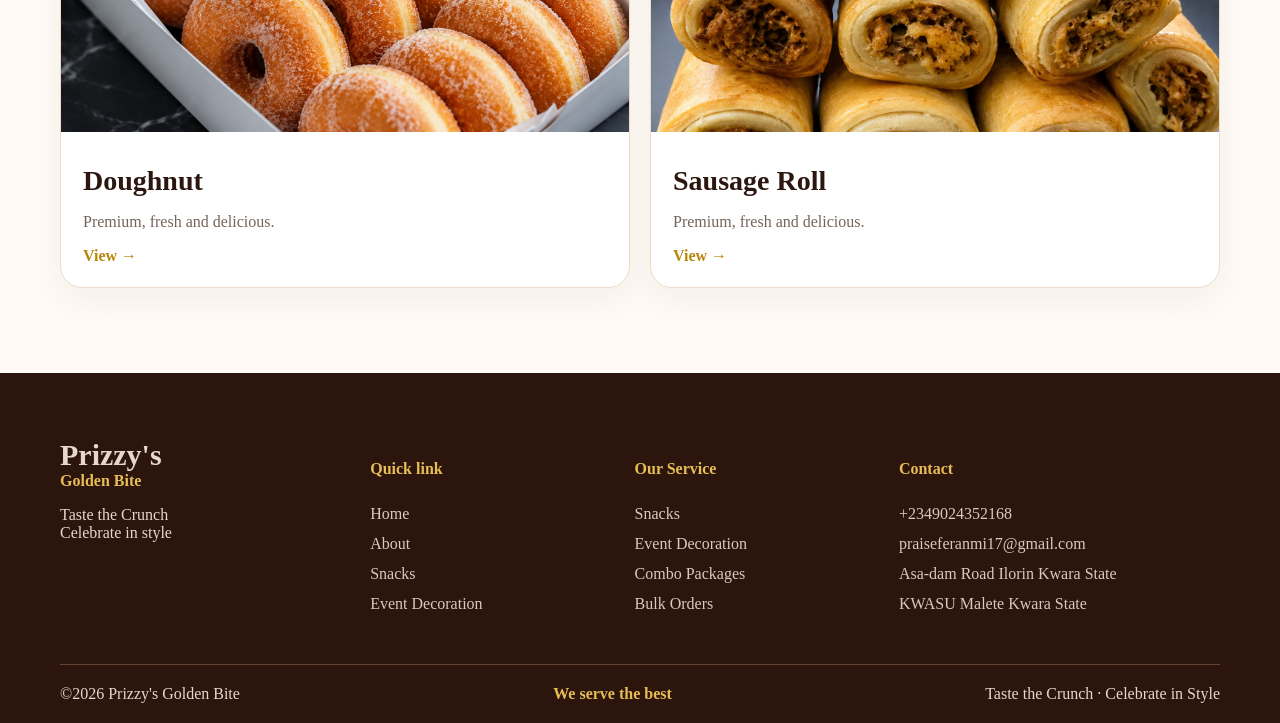
<file: snacks.html>
<!DOCTYPE html>
<html lang="en">
<head>
<meta charset="UTF-8">
<meta name="viewport" content="width=device-width, initial-scale=1.0">
<title>Snacks | Prizzy's Golden Bite</title>
<link rel="stylesheet" href="style.css"><link href="https://fonts.googleapis.com/css2?family=Great+Vibes&family=Playfair+Display:wght@500;600;700&display=swap" rel="stylesheet">
</head>
<body>
<header class="header">
<a class="logo" href="index.html">
<span class="logo-circle">P</span>
<span>
<b>Prizzy's</b>
<small>Golden Bite</small>
</span>
</a>
<nav class="desktop-nav">
<a href="index.html" class="">Home</a>
<a href="about.html" class="">About Us</a>
<a href="snacks.html" class="active">Snacks</a>
<a href="events.html" class="">Event Decoration</a>
<a href="booking.html" class="">Booking</a>
<a href="order.html" class="">Order</a>
</nav>
<button class="hamburger">☰</button>
<nav class="mobile-menu">
<a href="index.html">Home</a>
<a href="about.html">About Us</a>
<a href="snacks.html">Snacks</a>
<a href="events.html">Event Decoration</a>
<a href="booking.html">Booking</a>
<a href="order.html">Order</a>
</nav>
</header>
<main>
<section class="page-banner">
<span class="eyebrow">OUR SNACKS</span>
<h1>Crunchy & Delicious</h1>
<p>Choose a snack to view it.</p>
</section>
<section class="section">
<div class="detail-grid">
<a class="detail-card" href="view.html?name=Chin%20Chin&type=Snack&img=images/pack5.png" >
<img src="images/pack5.png" alt="Chin Chin">
<div>
<h3>Chin Chin</h3>
<p>Premium, fresh and delicious.</p>
<b>View →</b>
</div>
</a>
<a class="detail-card" href="view.html?name=Meat%20Pie&type=Snack&img=images/pie4.png" >
    <img src="images/pie4.png" alt="Meat Pie">
<div>
    <h3>Meat Pie</h3>
    <p>Premium, fresh and delicious.</p>
    <b>View →</b>
</div>
</a>
<a class="detail-card" href="view.html?name=Chicken%20Pie&type=Snack&img=images/pie1.png" >
    <img src="images/pie1.png" alt="Chicken Pie">
<div>
    <h3>Chicken Pie</h3>
    <p>Premium, fresh and delicious.</p>
    <b>View →</b>
</div>
</a>
<a class="detail-card" href="view.html?name=Fish%20Pie&type=Snack&img=images/pie2.png" >
    <img src="images/pie2.png" alt="Fish Pie">
<div>
    <h3>Fish Pie</h3>
    <p>Premium, fresh and delicious.</p>
    <b>View →</b>
</div>
</a>
<a class="detail-card" href="view.html?name=Doughnut&type=Snack&img=images/donut2.png" >
    <img src="images/donut2.png" alt="Doughnut">
<div>
    <h3>Doughnut</h3>
    <p>Premium, fresh and delicious.</p>
    <b>View →</b>
</div>
</a>
<a class="detail-card" href="view.html?name=Sausage%20Roll&type=Snack&img=images/sauage.png" >
    <img src="images/sauage.png" alt="Sausage Roll">
<div>
    <h3>Sausage Roll</h3>
    <p>Premium, fresh and delicious.</p>
    <b>View →</b>
</div>
</a>
</div>
</section>
</main>
<footer>
<div class="footer-grid">
    <div>
        <h3>Prizzy's</h3>
        <strong>Golden Bite</strong>
        <p>Taste the Crunch<br>Celebrate in style</p>
    </div>
    <div>
        <h4>Quick link</h4>
        <a href="index.html">Home</a>
        <a href="about.html">About</a>
        <a href="snacks.html">Snacks</a>
        <a href="events.html">Event Decoration</a>
    </div>
    <div>
        <h4>Our Service</h4>
        <a href="snacks.html">Snacks</a>
        <a href="events.html">Event Decoration</a>
        <a href="order.html">Combo Packages</a>
        <a href="order.html">Bulk Orders</a>
    </div>
    <div>
        <h4>Contact</h4>
        <a href="https://wa.me/2349024352168">+2349024352168</a>
        <a href="mailto:praiseferanmi17@gmail.com">praiseferanmi17@gmail.com</a>
        <span>Asa-dam Road Ilorin Kwara State</span>
        <span>KWASU Malete Kwara State</span>
    </div>
</div>
<div class="footer-bottom">
    <span>©2026 Prizzy's Golden Bite</span>
    <b>We serve the best</b>
    <span>Taste the Crunch · Celebrate in Style</span>
</div>
</footer>
<script src="script.js"></script>
</body>
</html>
</file>
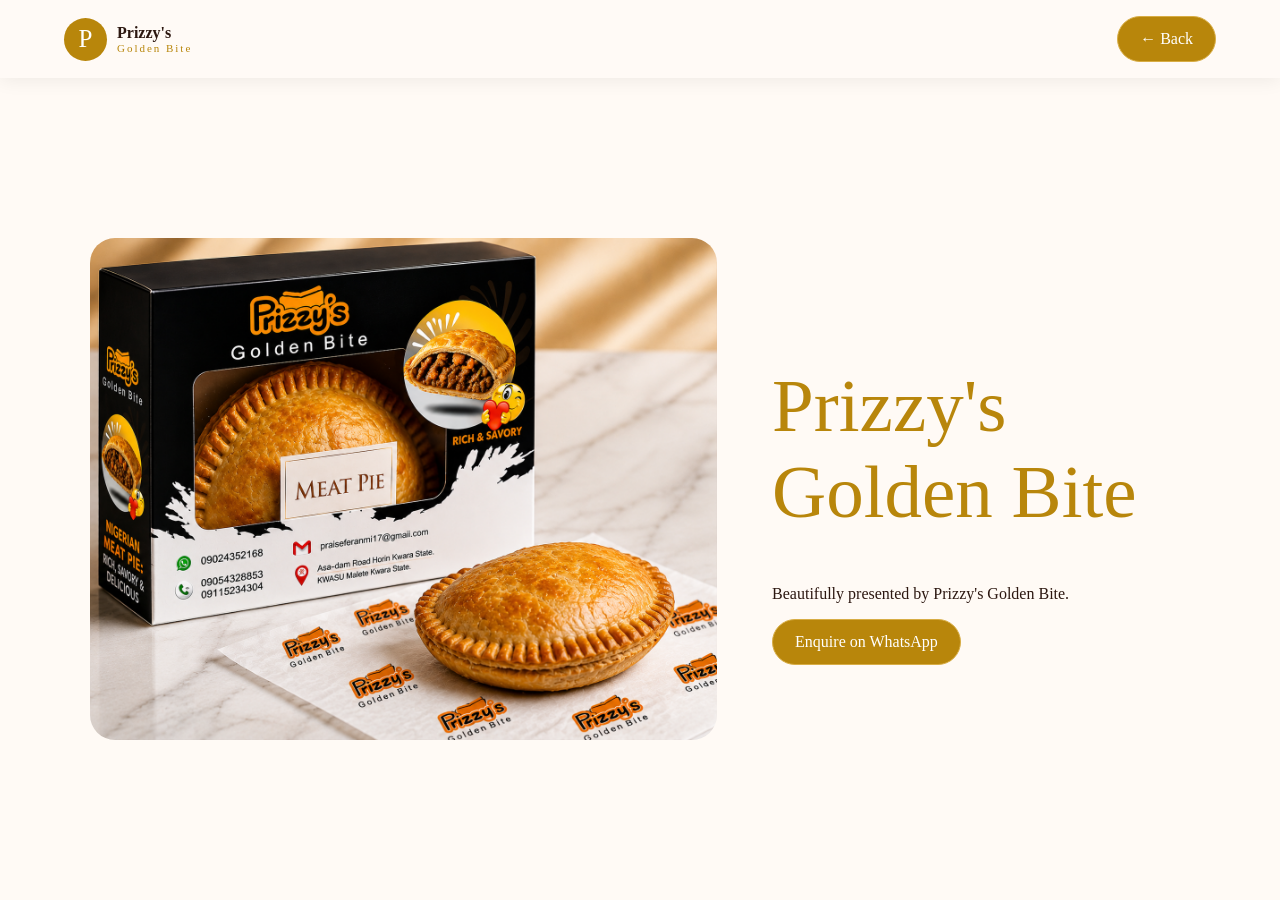
<file: view.html>
<!DOCTYPE html>
<html lang="en">
<head>
<meta charset="UTF-8">
<meta name="viewport" content="width=device-width,initial-scale=1.0">
<title>View | Prizzy's Golden Bite</title>
<link rel="stylesheet" href="style.css">
</head>
<body>
    <header class="header">
        <a class="logo" href="index.html">
            <span class="logo-circle">P</span>
            <span><b>Prizzy's</b><small>Golden Bite</small></span>
            </a>
        <a class="gold-btn" href="javascript:history.back()">← Back</a>
        </header>
        <main class="viewer">
        <img id="viewImage" alt="">
        <div>
            <span class="eyebrow" id="viewType"></span>
            <h1 id="viewName"></h1>
            <p>Beautifully presented by Prizzy's Golden Bite.</p>
            <a id="viewWA" class="gold-btn">Enquire on WhatsApp</a>
            </div>
            </main>
        <script>
        const p=new URLSearchParams(location.search);
        const n=p.get('name')||'Prizzy\'s Golden Bite';
        const t=p.get('type')||'';
        const i=p.get('img')||'images/pie4.png';
        document.getElementById('viewName').textContent=n;document.getElementById('viewType').textContent=t;
        document.getElementById('viewImage').src=i;
        document.getElementById('viewWA').href='https://wa.me/2349024352168?text='+encodeURIComponent("Hello Prizzy's Golden Bite, I am interested in "+n+".");
        </script>
        </body>
        </html>
</file>
<file: style.css>
*{box-sizing:border-box}
html{scroll-behavior:smooth}
body{margin:0;font-family:Cambria,Georgia,serif;color:#2c1710;background:#fffaf5}
a{text-decoration:none;color:inherit}
.header{height:78px;
    padding:0 5%;
    display:flex;
    align-items:center;
    justify-content:space-between;
    background:#fffaf6;
    position:sticky;
    top:0;
    z-index:50;
    box-shadow:0 2px 18px #00000012}
.logo{display:flex;
    align-items:center;
    gap:10px}
.logo-circle{width:43px;
    height:43px;
    border-radius:50%;
    background:#b8860b;
    color:#fff;
    display:grid;
    place-items:center;
    font:25px Georgia}
.logo b,.logo small{display:block}
.logo small{font-size:11px;
    letter-spacing:.18em;
    color:#b8860b}
.desktop-nav{display:flex;
    gap:4px}
.desktop-nav a{padding:12px}
.desktop-nav a:hover,.desktop-nav .active{color:#b8860b}
.hamburger{display:none;
    border:1px solid #b8860b;
    background:#2c150c;
    color:#e8bf58;
    border-radius:12px;
    padding:8px 12px;
    font-size:22px}
.mobile-menu{display:none;
    position:absolute;
    right:18px;
    top:68px;
    width:235px;
    padding:10px;
    border-radius:15px;
    background:#2c150c;
    border:1px solid #b8860b}
.mobile-menu.show{display:block}
.mobile-menu a{display:block;
    color:#fff;
    padding:13px}
.mobile-menu a:hover{color:#e8bf58}
.hero{min-height:86vh;
    background:linear-gradient(#170a0660,#170a0660),url("images/background2.png") center/cover;
    display:grid;
    place-items:center;
    text-align:center;
    padding:35px 20px;
    color:#fff}
.hero-copy{text-shadow:0 4px 20px #000}
.ornament{color:#e7bd55}
.hero h1,.hero h2{font-family:"Great Vibes",cursive;
    font-weight:400;
    margin:5px}
.hero h1{font-size:clamp(60px,9vw,120px)}
.hero h2{font-size:clamp(52px,8vw,105px);
    color:#e7bd55}
.hero p{font-size:clamp(17px,2vw,24px);
    line-height:1.55}
.section{width:min(1160px,92%);
    margin:auto;
    padding:85px 0}
.light{width:100%;
    padding-left:4%;
    padding-right:4%;
    background:#fff1e1}
.eyebrow{font-size:11px;
    font-weight:bold;
    letter-spacing:.2em;
    color:#b8860b}
.welcome{display:grid;
    grid-template-columns:1.15fr .85fr;
    gap:55px;
    align-items:center}
.welcome h2,.page-banner h1{font:clamp(45px,6vw,75px) "Great Vibes";
    color:#b8860b;
    margin:10px 0}
.welcome h3{font-size:clamp(25px,3vw,39px);
    background:#2c150c;
    color:white;
    padding:10px 15px;
    display:inline-block}
.welcome h3 em{color:#e7bd55;
    font-style:normal}
.welcome p,.page-banner p{font-size:18px;
    line-height:1.8;
    color:#6e5a4e}
.welcome-img,.about-img{width:100%;
    border-radius:25px;
    box-shadow:0 20px 45px #3b1b0e20}
.button-row{display:flex;
    gap:12px;
    flex-wrap:wrap}
.gold-btn,.outline-btn{display:inline-block;
    padding:13px 22px;
    border-radius:999px;
    cursor:pointer}
.gold-btn{background:#b8860b;
    color:white;
    border:1px solid #d8ad45}
.outline-btn{border:1px solid #b8860b;
    color:#805e0d}
.section-title{text-align:center;
    margin-bottom:38px}
.section-title h2{font-size:44px;
    margin:8px}
.service-cards,.reason-grid,.detail-grid,.gallery{display:grid;
    grid-template-columns:repeat(2,1fr);
    gap:20px}
.service-card,.detail-card{background:white;
    border-radius:22px;
    overflow:hidden;
    box-shadow:0 12px 35px #3b1b0e0d;
    border:1px solid #eddccc}
.service-card img,.detail-card img{width:100%;
    height:290px;
    object-fit:cover}
.service-card div,.detail-card div{padding:22px}
.service-card span{color:#b8860b}
.service-card h3,.detail-card h3{font-size:28px;
    margin:7px 0}
.service-card p,.detail-card p{color:#75645a}
.service-card b,.detail-card b{color:#b8860b}
.reason-grid{grid-template-columns:repeat(4,1fr)}
.reason-grid article{text-align:center;
    padding:25px 15px;
    border:1px solid #ead9ca;
    border-radius:20px;
    background:#fff}
.reason-icon{width:62px;
    height:62px;
    border-radius:50%;
    display:grid;
    place-items:center;
    margin:auto;
    background:#b8860b;
    color:white;
    font-size:25px}
.reason-grid h3{font-size:19px}
.reason-grid p{line-height:1.5;
    color:#75645a}
.stars{color:#c7951b;
    letter-spacing:3px}
.page-banner{padding:90px 5%;
    text-align:center;
    background:linear-gradient(#2c150cd9,#2c150cd9),url("images/background2.png") center/cover;
    color:#fff}
.page-banner h1{color:#e7bd55}
.page-banner p{max-width:720px;
    margin:auto;
    color:#f4e9df}
.gallery{grid-template-columns:repeat(3,1fr)}
.gallery a{position:relative;
    overflow:hidden;
    border-radius:18px}
.gallery img{width:100%;
    height:270px;
    object-fit:cover;
    transition:.3s}
.gallery a:hover img{transform:scale(1.04)}
.gallery span{position:absolute;
    left:15px;
    bottom:12px;
    color:white;
    font-weight:bold;
    text-shadow:0 2px 8px #000}
.cta{background:#2c150c;
    color:white;
    border-radius:28px;
    display:flex;
    justify-content:space-between;
    align-items:center;
    margin-bottom:85px}
.cta h2{font-size:38px}
.form-wrap,.order-panel{max-width:700px;
    margin:auto;
    background:#fff;
    border:1px solid #ead9ca;
    border-radius:24px;
    padding:35px;
    box-shadow:0 15px 40px #3b1b0e0d}
.form-wrap input,.form-wrap select,.form-wrap textarea{width:100%;
    padding:14px;
    margin:7px 0;
    border:1px solid #dbc7b7;
    border-radius:10px;
    font:inherit}
.form-wrap textarea{min-height:120px}
.about-content{display:grid;
    grid-template-columns:1fr 1fr;
    gap:45px;
    align-items:center}
.about-content h2{font-size:42px;
    color:#b8860b}
.viewer{min-height:calc(100vh - 78px);
    padding:60px 7%;
    display:grid;
    grid-template-columns:1.2fr .8fr;
    gap:55px;
    align-items:center}
.viewer img{width:100%;
    max-height:70vh;
    object-fit:cover;
    border-radius:25px}
.viewer h1{font:75px "Great Vibes";
    color:#b8860b}
.footer-grid{width:min(1160px,92%);
    margin:auto;
    padding:65px 0 45px;
    display:grid;
    grid-template-columns:1.2fr 1fr 1fr 1.4fr;
    gap:35px}
.footer-grid h3{margin:0;
    font-size:30px}
.footer-grid h4,.footer-grid strong{color:#e7bd55}
.footer-grid a,.footer-grid span{display:block;
    color:#dac9bf;
    padding:6px 0}
.footer-bottom{width:min(1160px,92%);
    margin:auto;
    border-top:1px solid #654333;
    padding:20px 0;
    display:flex;
    justify-content:space-between;
    gap:15px;
    flex-wrap:wrap}
.footer-bottom b{color:#e7bd55}
footer{background:#2c150c;
    color:#e7d7ce}

@media(max-width:850px){
.desktop-nav{display:none}
.hamburger{display:block}
.welcome,.about-content,.viewer{grid-template-columns:1fr}
.reason-grid{grid-template-columns:repeat(2,1fr)}
.gallery{grid-template-columns:repeat(2,1fr)}
.cta{flex-direction:column;
    align-items:flex-start}
.viewer h1{font-size:55px}}

@media(max-width:560px){
.service-cards,.detail-grid,.reason-grid,.gallery,.footer-grid{grid-template-columns:1fr}
.hero{min-height:620px}
.hero h1{font-size:58px}
.hero h2{font-size:51px}
.section{padding:60px 0}
.cta{padding:30px 25px}
.cta h2{font-size:28px}
.welcome h3{font-size:24px}
.page-banner{padding:65px 20px}}
</file>
